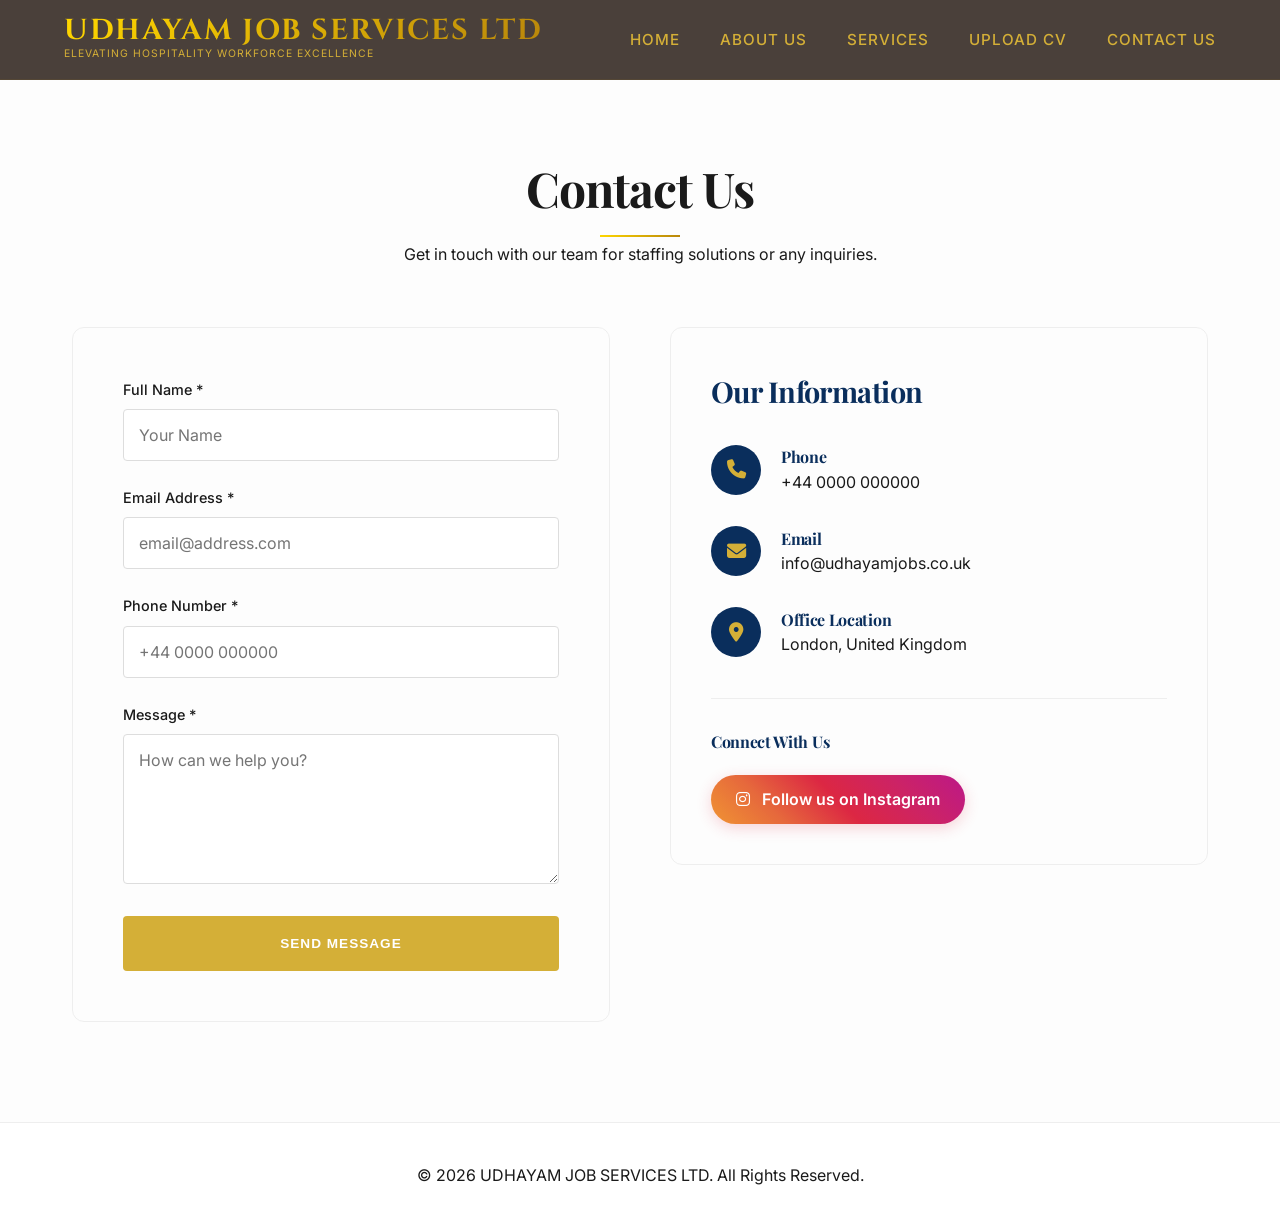
<file: contact.html>
<!DOCTYPE html>
<html lang="en">

<head>
    <meta charset="UTF-8">
    <meta name="viewport" content="width=device-width, initial-scale=1.0">
    <title>Contact Us | UDHAYAM JOB SERVICES LTD</title>
    <link rel="stylesheet" href="index.css">
    <link rel="stylesheet" href="https://cdnjs.cloudflare.com/ajax/libs/font-awesome/6.4.0/css/all.min.css">
    <link href="https://unpkg.com/aos@2.3.1/dist/aos.css" rel="stylesheet">
    <style>
        .contact-page-container {
            display: grid;
            grid-template-columns: 1fr 1fr;
            gap: 60px;
            margin-top: 50px;
        }

        .contact-info-box {
            background: #fdfdfd;
            padding: 40px;
            border-radius: 12px;
            border: 1px solid #eee;
        }

        .info-item {
            display: flex;
            align-items: center;
            gap: 20px;
            margin-bottom: 30px;
        }

        .info-item i {
            width: 50px;
            height: 50px;
            background: #0A2E5C;
            color: #D4AF37;
            display: flex;
            align-items: center;
            justify-content: center;
            border-radius: 50%;
            font-size: 1.2rem;
            transition: var(--transition-smooth);
        }

        .info-item:hover i {
            transform: scale(1.1);
            background: #D4AF37;
            color: #fff;
        }

        .info-item a {
            text-decoration: none;
            color: inherit;
            transition: color 0.3s ease;
        }

        .info-item a:hover {
            color: #0A2E5C;
        }

        .social-connect {
            margin-top: 40px;
            padding-top: 30px;
            border-top: 1px solid #eee;
        }

        .instagram-btn {
            display: inline-flex;
            align-items: center;
            gap: 12px;
            background: linear-gradient(45deg, #f09433 0%, #e6683c 25%, #dc2743 50%, #cc2366 75%, #bc1888 100%);
            color: #fff;
            padding: 12px 25px;
            border-radius: 30px;
            text-decoration: none;
            font-weight: 600;
            transition: transform 0.3s ease, box-shadow 0.3s ease;
            box-shadow: 0 4px 15px rgba(220, 39, 67, 0.2);
        }

        .instagram-btn:hover {
            transform: translateY(-3px);
            box-shadow: 0 6px 20px rgba(220, 39, 67, 0.4);
        }

        @media (max-width: 968px) {
            .contact-page-container {
                grid-template-columns: 1fr;
            }
        }
    </style>
</head>

<body>

    <!-- Navigation -->
    <nav id="navbar" class="sticky">
        <div class="nav-container">
            <div class="logo-group">
                <span class="logo-text">UDHAYAM JOB SERVICES LTD</span>
                <span class="tagline">Elevating Hospitality Workforce Excellence</span>
            </div>
            <div class="menu-toggle" id="mobile-menu">
                <span></span>
                <span></span>
                <span></span>
            </div>
            <ul class="nav-links">
                <li><a href="index.html#home">Home</a></li>
                <li><a href="about.html">About Us</a></li>
                <li><a href="services.html">Services</a></li>
                <li><a href="upload-cv.html">Upload CV</a></li>
                <li><a href="index.html#contact-us">Contact Us</a></li>
            </ul>
        </div>
    </nav>

    <!-- Header Section -->
    <section class="section-padding" style="background: #fdfdfd; padding-top: 150px;">
        <div class="container">
            <div class="section-header" data-aos="fade-up">
                <h2>Contact Us</h2>
                <p>Get in touch with our team for staffing solutions or any inquiries.</p>
            </div>

            <div class="contact-page-container">
                <!-- Contact Form -->
                <div class="contact-form" data-aos="fade-right">
                    <form id="contactUsForm">
                        <div class="form-group">
                            <label>Full Name *</label>
                            <input type="text" class="form-control" required placeholder="Your Name">
                        </div>
                        <div class="form-group">
                            <label>Email Address *</label>
                            <input type="email" class="form-control" required placeholder="email@address.com">
                        </div>
                        <div class="form-group">
                            <label>Phone Number *</label>
                            <input type="tel" class="form-control" placeholder="+44 0000 000000">
                        </div>
                        <div class="form-group">
                            <label>Message *</label>
                            <textarea class="form-control" style="height: 150px;" placeholder="How can we help you?"
                                required></textarea>
                        </div>
                        <button type="submit" class="btn btn-primary"
                            style="width: 100%; height: 55px; background: #D4AF37; color: #fff;">Send Message</button>
                    </form>
                    <div id="contactSuccess" class="success-message">
                        <i class="fa-solid fa-circle-check" style="font-size: 2rem; margin-bottom: 10px;"></i>
                        <h4>Message Sent!</h4>
                        <p>Thank you for reaching out. A member of our team will get back to you shortly.</p>
                    </div>
                </div>

                <!-- Contact Info Column -->
                <div class="contact-info-column" data-aos="fade-left">
                    <div class="contact-info-box">
                        <h3 class="serif" style="margin-bottom: 30px; font-size: 1.8rem; color: #0A2E5C;">Our
                            Information</h3>

                        <div class="info-item">
                            <a href="tel:+440000000000"><i class="fa-solid fa-phone"></i></a>
                            <div>
                                <h4 style="color: #0A2E5C;">Phone</h4>
                                <p><a href="tel:+440000000000">+44 0000 000000</a></p>
                            </div>
                        </div>

                        <div class="info-item">
                            <a href="mailto:info@udhayamjobs.co.uk"><i class="fa-solid fa-envelope"></i></a>
                            <div>
                                <h4 style="color: #0A2E5C;">Email</h4>
                                <p><a href="mailto:info@udhayamjobs.co.uk">info@udhayamjobs.co.uk</a></p>
                            </div>
                        </div>

                        <div class="info-item">
                            <i class="fa-solid fa-location-dot"></i>
                            <div>
                                <h4 style="color: #0A2E5C;">Office Location</h4>
                                <p>London, United Kingdom</p>
                            </div>
                        </div>

                        <!-- Social Media -->
                        <div class="social-connect">
                            <h4 style="margin-bottom: 20px; color: #0A2E5C;">Connect With Us</h4>
                            <a href="https://www.instagram.com/udhayamjobservices?igsh=MWR6b2V1N2szbWtobw=="
                                target="_blank" class="instagram-btn">
                                <i class="fa-brands fa-instagram"></i>
                                <span>Follow us on Instagram</span>
                            </a>
                        </div>
                    </div>
                </div>
            </div>
        </div>
    </section>

    <!-- Footer -->
    <footer style="padding: 40px 0; text-align: center; border-top: 1px solid #eee;">
        <p>&copy; 2026 UDHAYAM JOB SERVICES LTD. All Rights Reserved.</p>
    </footer>

    <script src="https://unpkg.com/aos@2.3.1/dist/aos.js"></script>
    <script>
        AOS.init({ duration: 1000, once: true });

        // Mobile Menu Toggle
        const menuToggle = document.getElementById('mobile-menu');
        const navLinks = document.querySelector('.nav-links');

        menuToggle.addEventListener('click', () => {
            menuToggle.classList.toggle('active');
            navLinks.classList.toggle('active');
        });

        // Form submission simulation
        document.getElementById('contactUsForm').addEventListener('submit', function (e) {
            e.preventDefault();
            this.style.display = 'none';
            document.getElementById('contactSuccess').style.display = 'block';
        });

        // Sticky Navbar logic
        window.addEventListener('scroll', function () {
            const nav = document.getElementById('navbar');
            if (window.scrollY > 50) {
                nav.classList.add('sticky');
            } else {
                nav.classList.remove('sticky');
            }
        });
    </script>
</body>

</html>
</file>
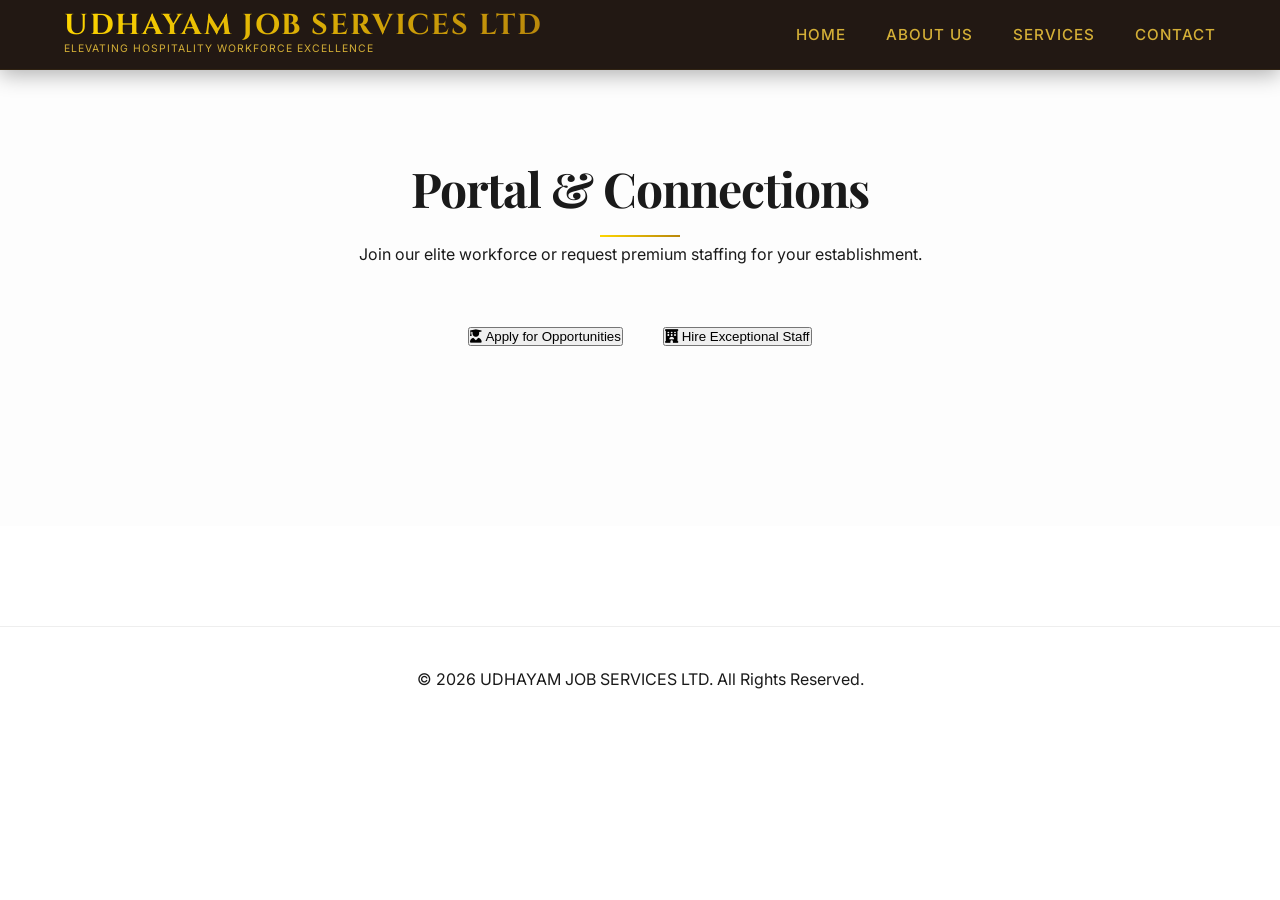
<file: old-contact.html>
<!DOCTYPE html>
<html lang="en">

<head>
    <meta charset="UTF-8">
    <meta name="viewport" content="width=device-width, initial-scale=1.0">
    <title>Job Portal & Contact | UDHAYAM JOB SERVICES LTD</title>
    <link rel="stylesheet" href="index.css">
    <link rel="stylesheet" href="https://cdnjs.cloudflare.com/ajax/libs/font-awesome/6.4.0/css/all.min.css">
    <link href="https://unpkg.com/aos@2.3.1/dist/aos.css" rel="stylesheet">
    <style>
        .form-section-title {
            margin-bottom: 30px;
            font-size: 1.8rem;
            color: var(--primary);
            border-bottom: 2px solid var(--accent-gold);
            padding-bottom: 10px;
            display: inline-block;
        }

        .success-message {
            display: none;
            padding: 30px;
            background: #e6f4ea;
            color: #1e4620;
            border-radius: 8px;
            text-align: center;
            border: 1px solid #c3e6cb;
            margin-top: 20px;
            animation: fadeIn 0.5s ease;
        }

        @keyframes fadeIn {
            from {
                opacity: 0;
            }

            to {
                opacity: 1;
            }
        }
    </style>
</head>

<body>

    <!-- Navigation -->
    <nav id="navbar" class="sticky">
        <div class="nav-container">
            <div class="logo-group">
                <span class="logo-text">UDHAYAM JOB SERVICES LTD</span>
                <span class="tagline">Elevating Hospitality Workforce Excellence</span>
            </div>
            <div class="menu-toggle" id="mobile-menu">
                <span></span>
                <span></span>
                <span></span>
            </div>
            <ul class="nav-links">
                <li><a href="index.html">Home</a></li>
                <li><a href="about.html">About Us</a></li>
                <li><a href="services.html">Services</a></li>
                <li><a href="contact.html">Contact</a></li>
            </ul>
        </div>
    </nav>


    <!-- Header Section -->
    <section class="section-padding" style="background: #fdfdfd; padding-top: 150px;">
        <div class="container">
            <div class="section-header" data-aos="fade-up">
                <h2>Portal & Connections</h2>
                <p>Join our elite workforce or request premium staffing for your establishment.</p>
            </div>

            <!-- Portal Toggle Buttons -->
            <div class="portal-toggle-group" data-aos="fade-up">
                <button class="portal-toggle-btn" onclick="togglePortal('candidate')">
                    <i class="fa-solid fa-user-graduate"></i>
                    <span>Apply for Opportunities</span>
                </button>
                <button class="portal-toggle-btn" onclick="togglePortal('restaurant')">
                    <i class="fa-solid fa-hotel"></i>
                    <span>Hire Exceptional Staff</span>
                </button>
            </div>
        </div>
    </section>

    <!-- Dual Form Section -->
    <section class="section-padding" style="padding-top: 0;">
        <div class="container">
            <div class="contact-container">

                <!-- A) Professional Application Portal -->
                <div id="candidate-portal" class="portal-form-content">
                    <div class="contact-form" data-aos="fade-up">
                        <h3 class="serif form-section-title">Apply for Opportunities</h3>
                        <p style="margin-bottom: 30px; color: #555;">Join London's most prestigious hospitality staffing
                            network.</p>

                        <form id="candidateForm">
                            <div class="form-group">
                                <label>Full Name *</label>
                                <input type="text" class="form-control" required placeholder="John Doe">
                            </div>
                            <div style="display: grid; grid-template-columns: 1fr 1fr; gap: 20px;">
                                <div class="form-group">
                                    <label>Native Place *</label>
                                    <input type="text" class="form-control" required placeholder="Country/City">
                                </div>
                                <div class="form-group">
                                    <label>Current UK Location *</label>
                                    <input type="text" class="form-control" required placeholder="London Borough">
                                </div>
                            </div>
                            <div style="display: grid; grid-template-columns: 1fr 1fr; gap: 20px;">
                                <div class="form-group">
                                    <label>Visa Status *</label>
                                    <select class="form-control" required>
                                        <option value="">Select Status</option>
                                        <option value="Student">Student</option>
                                        <option value="PSW">PSW</option>
                                        <option value="No Visa">No Visa</option>
                                        <option value="Other">Other</option>
                                    </select>
                                </div>
                                <div class="form-group">
                                    <label>Post Code *</label>
                                    <input type="text" class="form-control" required placeholder="SW1A 1AA">
                                </div>
                            </div>
                            <div class="form-group">
                                <label>Door Number *</label>
                                <input type="text" class="form-control" required placeholder="House/Flat number">
                            </div>
                            <div class="form-group">
                                <label>Working Experience (Hospitality) *</label>
                                <textarea class="form-control" style="height: 100px;"
                                    placeholder="Describe your relevant roles..." required></textarea>
                            </div>
                            <div style="display: grid; grid-template-columns: 1fr 1fr; gap: 20px;">
                                <div class="form-group">
                                    <label>Duration of Stay in UK *</label>
                                    <input type="text" class="form-control" required placeholder="e.g. 2 years">
                                </div>
                                <div class="form-group">
                                    <label>Languages Known *</label>
                                    <input type="text" class="form-control" required placeholder="English, etc.">
                                </div>
                            </div>
                            <div class="form-group">
                                <label>Upload CV (PDF/DOC) *</label>
                                <input type="file" class="form-control" accept=".pdf,.doc,.docx" required>
                            </div>
                            <div style="display: grid; grid-template-columns: 1fr 1fr; gap: 20px;">
                                <div class="form-group">
                                    <label>Phone Number *</label>
                                    <input type="tel" class="form-control" required placeholder="+44 7000 000000">
                                </div>
                                <div class="form-group">
                                    <label>Email Address *</label>
                                    <input type="email" class="form-control" required placeholder="email@address.com">
                                </div>
                            </div>
                            <button type="submit" class="btn btn-primary" style="width: 100%;">Submit
                                Application</button>
                        </form>
                        <div id="candidateSuccess" class="success-message">
                            <i class="fa-solid fa-circle-check" style="font-size: 2rem; margin-bottom: 10px;"></i>
                            <h4>Application Submitted!</h4>
                            <p>Thank you for choosing UDHAYAM JOB SERVICES LTD. Our recruitment team will review your
                                application and contact
                                you soon.</p>
                        </div>
                    </div>
                </div>

                <!-- B) Restaurant Staffing Request Portal -->
                <div id="restaurant-portal" class="portal-form-content">
                    <div class="contact-form" data-aos="fade-up">
                        <h3 class="serif form-section-title">Hire Exceptional Staff</h3>
                        <p style="margin-bottom: 30px; color: #555;">Secure elite workforce solutions for your
                            hospitality
                            establishment.</p>

                        <form id="restaurantForm">
                            <div class="form-group">
                                <label>Restaurant Name *</label>
                                <input type="text" class="form-control" required placeholder="Name of establishment">
                            </div>
                            <div class="form-group">
                                <label>Contact Person *</label>
                                <input type="text" class="form-control" required placeholder="Name">
                            </div>
                            <div style="display: grid; grid-template-columns: 1fr 1fr; gap: 20px;">
                                <div class="form-group">
                                    <label>Phone *</label>
                                    <input type="tel" class="form-control" required placeholder="+44 000000000">
                                </div>
                                <div class="form-group">
                                    <label>Email *</label>
                                    <input type="email" class="form-control" required
                                        placeholder="restaurant-email@address.com">
                                </div>
                            </div>
                            <div class="form-group">
                                <label>Location *</label>
                                <input type="text" class="form-control" required placeholder="Address/Borough">
                            </div>
                            <div style="display: grid; grid-template-columns: 1fr 1fr; gap: 20px;">
                                <div class="form-group">
                                    <label>Number of Staff Required *</label>
                                    <input type="number" class="form-control" required min="1">
                                </div>
                                <div class="form-group">
                                    <label>Duration *</label>
                                    <select class="form-control" required>
                                        <option value="Temporary">Temporary</option>
                                        <option value="Permanent">Permanent</option>
                                    </select>
                                </div>
                            </div>
                            <div class="form-group">
                                <label>Job Roles Required (Multi-select) *</label>
                                <div
                                    style="display: grid; grid-template-columns: 1fr 1fr; gap: 5px; background: #fff; padding: 15px; border: 1px solid #ddd;">
                                    <label style="font-weight: normal;"><input type="checkbox"> Chef</label>
                                    <label style="font-weight: normal;"><input type="checkbox"> CDP</label>
                                    <label style="font-weight: normal;"><input type="checkbox"> Wait Staff</label>
                                    <label style="font-weight: normal;"><input type="checkbox"> Kitchen Porter</label>
                                    <label style="font-weight: normal;"><input type="checkbox"> Barista</label>
                                    <label style="font-weight: normal;"><input type="checkbox"> Cleaner</label>
                                </div>
                            </div>
                            <div class="form-group">
                                <label>Additional Requirements</label>
                                <textarea class="form-control" style="height: 100px;"
                                    placeholder="Specify any uniform requirements, special skills etc."></textarea>
                            </div>
                            <button type="submit" class="btn btn-primary"
                                style="width: 100%; height: 55px; background: #002366;">Request Staff</button>
                        </form>
                        <div id="restaurantSuccess" class="success-message">
                            <i class="fa-solid fa-circle-check" style="font-size: 2rem; margin-bottom: 10px;"></i>
                            <h4>Request Received!</h4>
                            <p>Our staffing specialists are reviewing your requirements. We will be in touch shortly to
                                finalize the deployment.</p>
                        </div>
                    </div>
                </div>

            </div>
        </div>
    </section>

    <!-- Footer -->
    <footer style="padding: 40px 0; text-align: center; border-top: 1px solid #eee;">
        <p>&copy; 2026 UDHAYAM JOB SERVICES LTD. All Rights Reserved.</p>
    </footer>

    <script src="https://unpkg.com/aos@2.3.1/dist/aos.js"></script>
    <script>
        AOS.init({ duration: 1000, once: true });

        // Portal Toggle Logic
        function togglePortal(type) {
            const candidatePortal = document.getElementById('candidate-portal');
            const restaurantPortal = document.getElementById('restaurant-portal');
            const btns = document.querySelectorAll('.portal-toggle-btn');

            // Reset active states
            btns.forEach(btn => btn.classList.remove('active'));
            candidatePortal.classList.remove('active');
            restaurantPortal.classList.remove('active');

            // Show selected portal
            if (type === 'candidate') {
                candidatePortal.classList.add('active');
                btns[0].classList.add('active');
            } else if (type === 'restaurant') {
                restaurantPortal.classList.add('active');
                btns[1].classList.add('active');
            }

            // Smooth scroll to form
            setTimeout(() => {
                const targetId = type === 'candidate' ? 'candidate-portal' : 'restaurant-portal';
                document.getElementById(targetId).scrollIntoView({ behavior: 'smooth', block: 'start' });
            }, 100);
        }

        // Mobile Menu Toggle
        const menuToggle = document.getElementById('mobile-menu');
        const navLinks = document.querySelector('.nav-links');

        menuToggle.addEventListener('click', () => {
            menuToggle.classList.toggle('active');
            navLinks.classList.toggle('active');
        });

        // Close menu when link is clicked
        document.querySelectorAll('.nav-links a').forEach(link => {
            link.addEventListener('click', () => {
                menuToggle.classList.remove('active');
                navLinks.classList.remove('active');
            });
        });

        // Simple form handling simulation
        document.getElementById('candidateForm').addEventListener('submit', function (e) {
            e.preventDefault();
            this.style.display = 'none';
            document.getElementById('candidateSuccess').style.display = 'block';
            console.log('Candidate application submitted to mock Google Sheets integration.');
        });

        document.getElementById('restaurantForm').addEventListener('submit', function (e) {
            e.preventDefault();
            this.style.display = 'none';
            document.getElementById('restaurantSuccess').style.display = 'block';
            console.log('Restaurant request submitted to mock Google Sheets integration.');
        });
    </script>
</body>

</html>
</file>
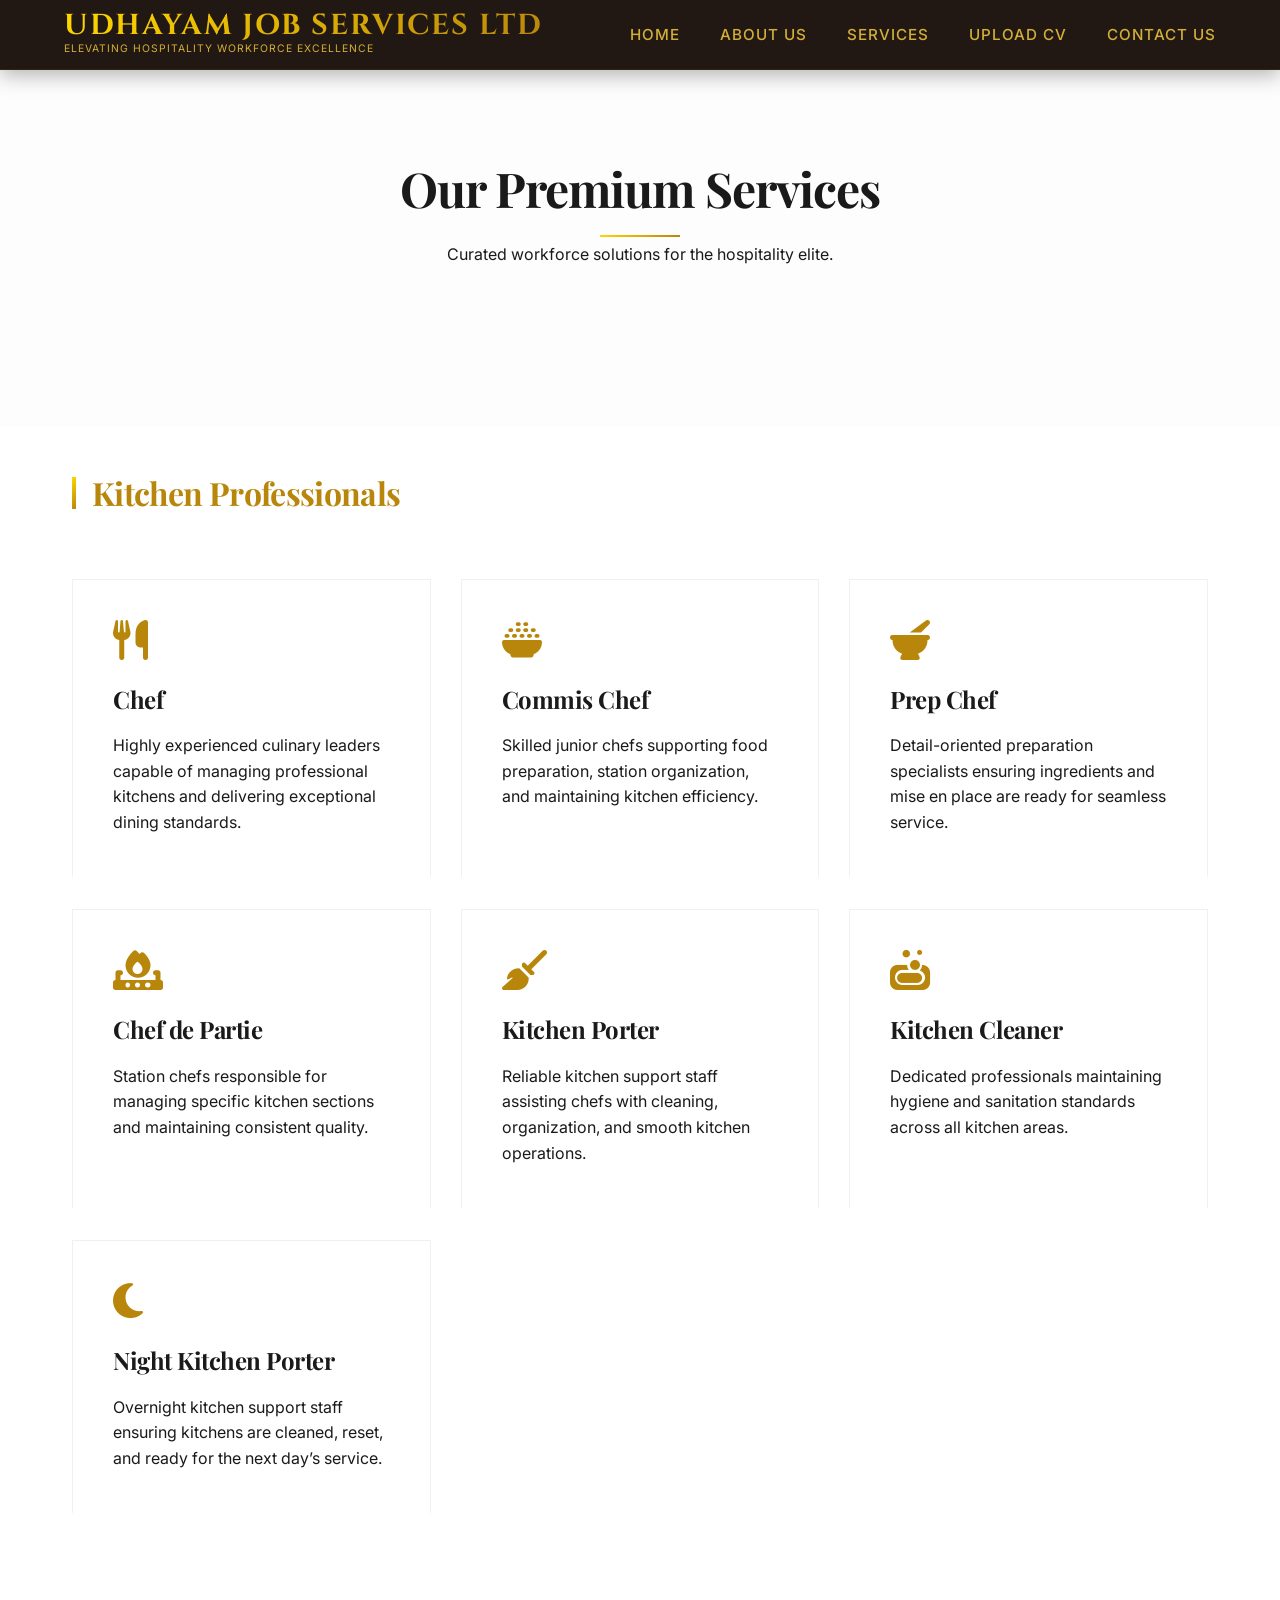
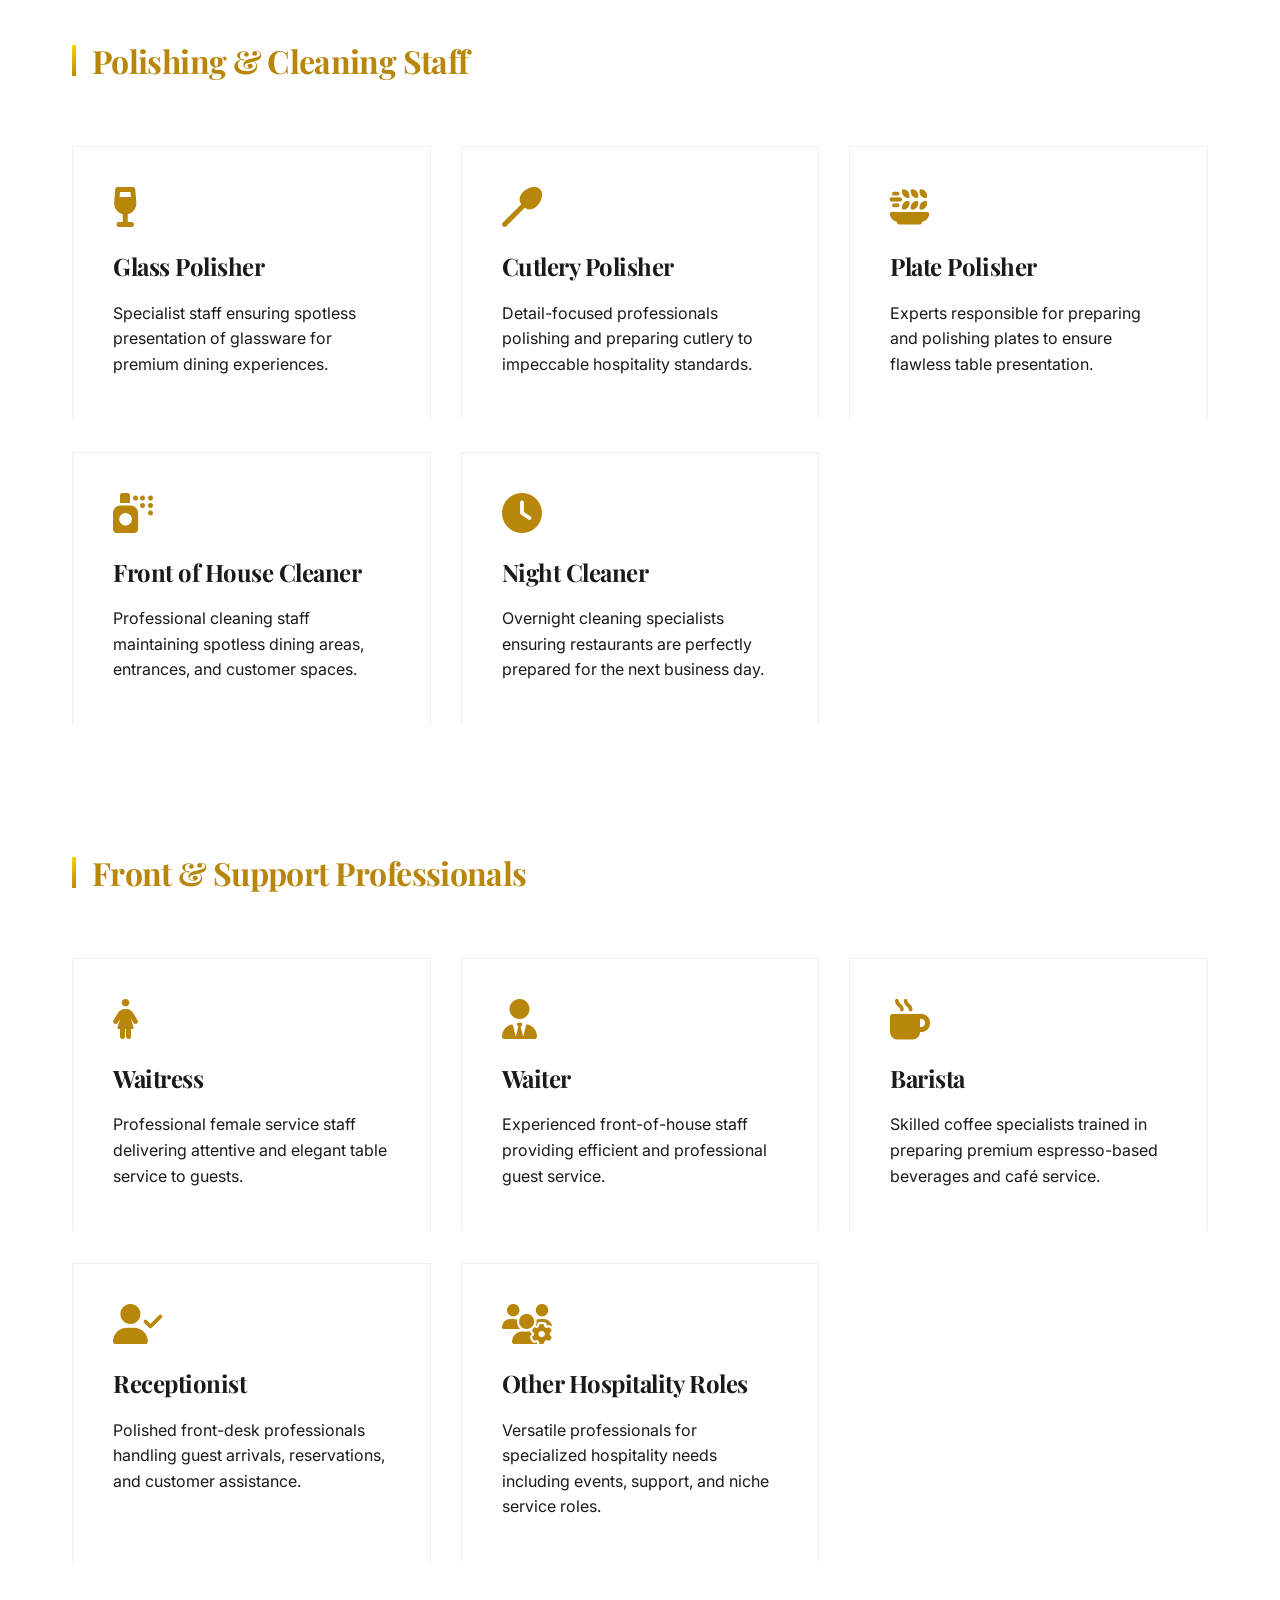
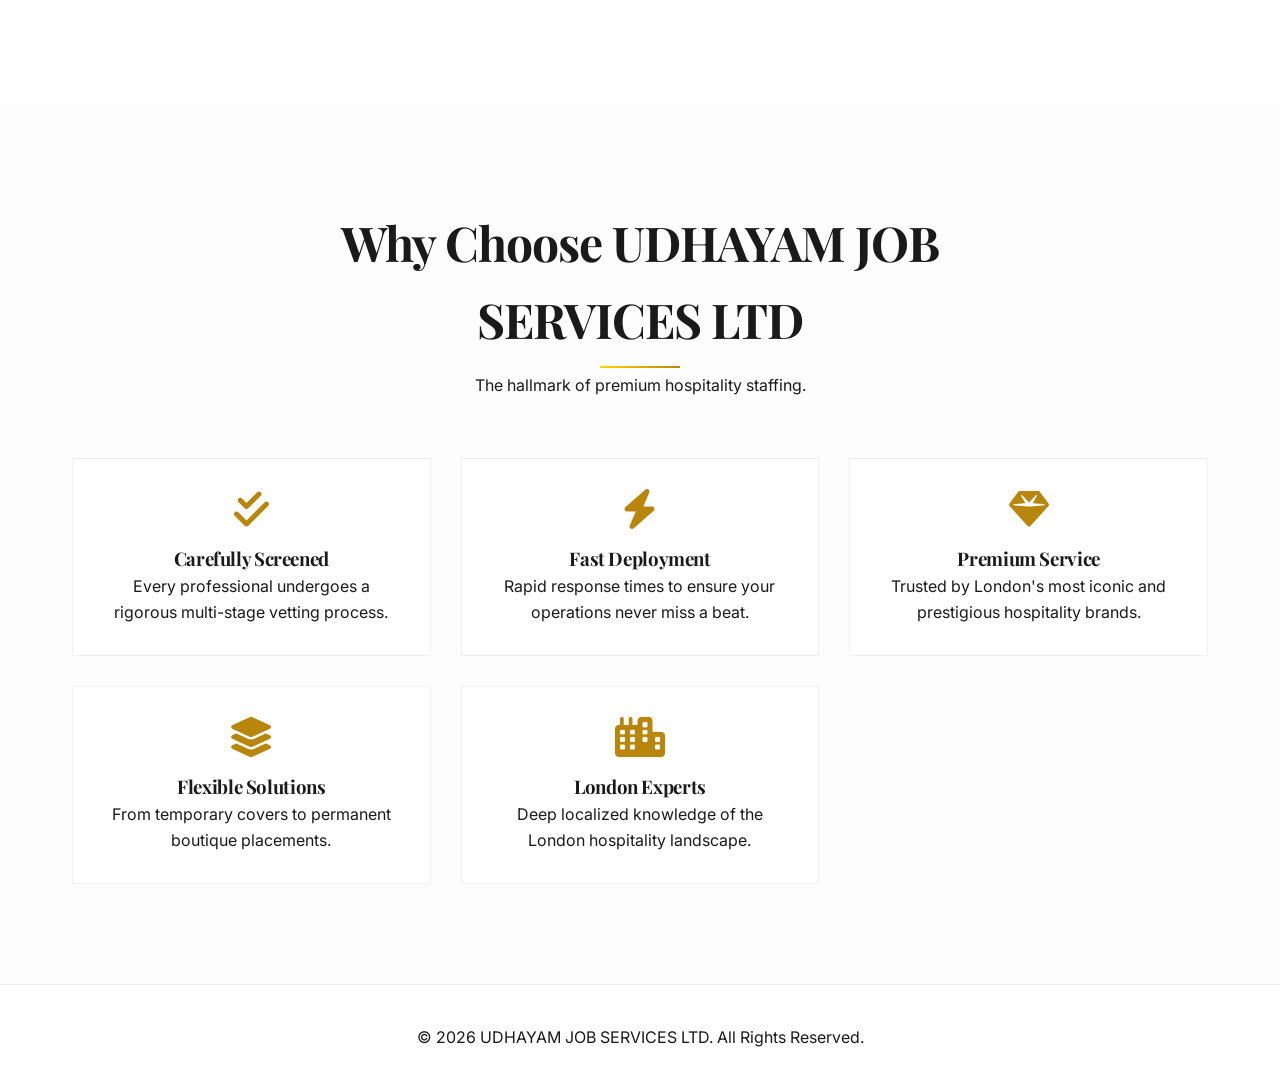
<file: services.html>
<!DOCTYPE html>
<html lang="en">

<head>
    <meta charset="UTF-8">
    <meta name="viewport" content="width=device-width, initial-scale=1.0">
    <title>Services | UDHAYAM JOB SERVICES LTD</title>
    <link rel="stylesheet" href="index.css">
    <link rel="stylesheet" href="https://cdnjs.cloudflare.com/ajax/libs/font-awesome/6.4.0/css/all.min.css">
    <link href="https://unpkg.com/aos@2.3.1/dist/aos.css" rel="stylesheet">
    <style>
        .service-category-title {
            margin: 40px 0 20px;
            font-size: 2rem;
            color: var(--primary);
            position: relative;
            padding-left: 20px;
        }

        .service-category-title::before {
            content: '';
            position: absolute;
            left: 0;
            top: 10px;
            bottom: 10px;
            width: 4px;
            background: var(--accent-gold);
        }

        .why-choose-list {
            list-style: none;
            display: grid;
            grid-template-columns: repeat(3, 1fr);
            gap: 30px;
            margin-top: 40px;
        }

        .why-choose-item {
            padding: 30px;
            border: 1px solid #f0f0f0;
            background: #fff;
            transition: var(--transition-smooth);
            text-align: center;
        }

        .why-choose-item:hover {
            box-shadow: var(--shadow-premium);
            border-color: var(--gold-static);
        }

        .why-choose-item i {
            display: block;
            margin-bottom: 15px;
            font-size: 2.5rem;
            color: var(--gold-static);
        }
    </style>
</head>

<body>

    <!-- Navigation -->
    <nav id="navbar" class="sticky">
        <div class="nav-container">
            <div class="logo-group">
                <span class="logo-text">UDHAYAM JOB SERVICES LTD</span>
                <span class="tagline">Elevating Hospitality Workforce Excellence</span>
            </div>
            <div class="menu-toggle" id="mobile-menu">
                <span></span>
                <span></span>
                <span></span>
            </div>
            <ul class="nav-links">
                <li><a href="index.html#home">Home</a></li>
                <li><a href="about.html">About Us</a></li>
                <li><a href="services.html">Services</a></li>
                <li><a href="upload-cv.html">Upload CV</a></li>
                <li><a href="index.html#contact-us">Contact Us</a></li>
            </ul>
        </div>
    </nav>


    <!-- Header Section -->
    <section class="section-padding" style="background: #fdfdfd; padding-top: 150px;">
        <div class="container">
            <div class="section-header" data-aos="fade-up">
                <h2>Our Premium Services</h2>
                <p>Curated workforce solutions for the hospitality elite.</p>
            </div>
        </div>
    </section>

    <!-- Services Grid: Kitchen Professionals -->
    <section class="section-padding" style="padding-top: 0;">
        <div class="container">
            <h3 class="serif service-category-title" data-aos="fade-right">Kitchen Professionals</h3>
            <div class="services-grid">
                <!-- Chef -->
                <div class="service-card" data-aos="fade-up">
                    <i class="fa-solid fa-utensils"></i>
                    <h3 class="serif">Chef</h3>
                    <p>Highly experienced culinary leaders capable of managing professional kitchens and delivering
                        exceptional dining standards.</p>
                </div>
                <!-- Commis Chef -->
                <div class="service-card" data-aos="fade-up" data-aos-delay="100">
                    <i class="fa-solid fa-bowl-rice"></i>
                    <h3 class="serif">Commis Chef</h3>
                    <p>Skilled junior chefs supporting food preparation, station organization, and maintaining kitchen
                        efficiency.</p>
                </div>
                <!-- Prep Chef -->
                <div class="service-card" data-aos="fade-up" data-aos-delay="200">
                    <i class="fa-solid fa-mortar-pestle"></i>
                    <h3 class="serif">Prep Chef</h3>
                    <p>Detail-oriented preparation specialists ensuring ingredients and mise en place are ready for
                        seamless service.</p>
                </div>
                <!-- Chef de Partie -->
                <div class="service-card" data-aos="fade-up" data-aos-delay="300">
                    <i class="fa-solid fa-fire-burner"></i>
                    <h3 class="serif">Chef de Partie</h3>
                    <p>Station chefs responsible for managing specific kitchen sections and maintaining consistent
                        quality.</p>
                </div>
                <!-- Kitchen Porter -->
                <div class="service-card" data-aos="fade-up">
                    <i class="fa-solid fa-broom"></i>
                    <h3 class="serif">Kitchen Porter</h3>
                    <p>Reliable kitchen support staff assisting chefs with cleaning, organization, and smooth kitchen
                        operations.</p>
                </div>
                <!-- Kitchen Cleaner -->
                <div class="service-card" data-aos="fade-up" data-aos-delay="100">
                    <i class="fa-solid fa-soap"></i>
                    <h3 class="serif">Kitchen Cleaner</h3>
                    <p>Dedicated professionals maintaining hygiene and sanitation standards across all kitchen areas.
                    </p>
                </div>
                <!-- Night Kitchen Porter -->
                <div class="service-card" data-aos="fade-up" data-aos-delay="200">
                    <i class="fa-solid fa-moon"></i>
                    <h3 class="serif">Night Kitchen Porter</h3>
                    <p>Overnight kitchen support staff ensuring kitchens are cleaned, reset, and ready for the next
                        day’s service.</p>
                </div>
            </div>

            <!-- Polishing & Cleaning Staff -->
            <h3 class="serif service-category-title" data-aos="fade-right" style="margin-top: 80px;">Polishing &
                Cleaning Staff</h3>
            <div class="services-grid">
                <!-- Glass Polisher -->
                <div class="service-card" data-aos="fade-up">
                    <i class="fa-solid fa-wine-glass"></i>
                    <h3 class="serif">Glass Polisher</h3>
                    <p>Specialist staff ensuring spotless presentation of glassware for premium dining experiences.</p>
                </div>
                <!-- Cutlery Polisher -->
                <div class="service-card" data-aos="fade-up" data-aos-delay="100">
                    <i class="fa-solid fa-spoon"></i>
                    <h3 class="serif">Cutlery Polisher</h3>
                    <p>Detail-focused professionals polishing and preparing cutlery to impeccable hospitality standards.
                    </p>
                </div>
                <!-- Plate Polisher -->
                <div class="service-card" data-aos="fade-up" data-aos-delay="200">
                    <i class="fa-solid fa-plate-wheat"></i>
                    <h3 class="serif">Plate Polisher</h3>
                    <p>Experts responsible for preparing and polishing plates to ensure flawless table presentation.</p>
                </div>
                <!-- Front of House Cleaner -->
                <div class="service-card" data-aos="fade-up" data-aos-delay="300">
                    <i class="fa-solid fa-spray-can"></i>
                    <h3 class="serif">Front of House Cleaner</h3>
                    <p>Professional cleaning staff maintaining spotless dining areas, entrances, and customer spaces.
                    </p>
                </div>
                <!-- Night Cleaner -->
                <div class="service-card" data-aos="fade-up">
                    <i class="fa-solid fa-clock"></i>
                    <h3 class="serif">Night Cleaner</h3>
                    <p>Overnight cleaning specialists ensuring restaurants are perfectly prepared for the next business
                        day.</p>
                </div>
            </div>

            <!-- Front & Support Professionals -->
            <h3 class="serif service-category-title" data-aos="fade-right" style="margin-top: 80px;">Front & Support
                Professionals</h3>
            <div class="services-grid">
                <!-- Waitress -->
                <div class="service-card" data-aos="fade-up">
                    <i class="fa-solid fa-person-dress"></i>
                    <h3 class="serif">Waitress</h3>
                    <p>Professional female service staff delivering attentive and elegant table service to guests.</p>
                </div>
                <!-- Waiter -->
                <div class="service-card" data-aos="fade-up" data-aos-delay="100">
                    <i class="fa-solid fa-user-tie"></i>
                    <h3 class="serif">Waiter</h3>
                    <p>Experienced front-of-house staff providing efficient and professional guest service.</p>
                </div>
                <!-- Barista -->
                <div class="service-card" data-aos="fade-up" data-aos-delay="200">
                    <i class="fa-solid fa-mug-hot"></i>
                    <h3 class="serif">Barista</h3>
                    <p>Skilled coffee specialists trained in preparing premium espresso-based beverages and café
                        service.</p>
                </div>
                <!-- Receptionist -->
                <div class="service-card" data-aos="fade-up" data-aos-delay="300">
                    <i class="fa-solid fa-user-check"></i>
                    <h3 class="serif">Receptionist</h3>
                    <p>Polished front-desk professionals handling guest arrivals, reservations, and customer assistance.
                    </p>
                </div>
                <!-- Other Hospitality Roles -->
                <div class="service-card" data-aos="fade-up" data-aos-delay="400">
                    <i class="fa-solid fa-users-gear"></i>
                    <h3 class="serif">Other Hospitality Roles</h3>
                    <p>Versatile professionals for specialized hospitality needs including events, support, and niche
                        service roles.</p>
                </div>
            </div>
        </div>
    </section>

    <!-- Why Choose Section -->
    <section class="section-padding" style="background: #fdfdfd;">
        <div class="container">
            <div class="section-header" data-aos="fade-up">
                <h2>Why Choose UDHAYAM JOB SERVICES LTD</h2>
                <p>The hallmark of premium hospitality staffing.</p>
            </div>

            <div class="why-choose-list">
                <div class="why-choose-item" data-aos="fade-up">
                    <i class="fa-solid fa-check-double"></i>
                    <h3>Carefully Screened</h3>
                    <p>Every professional undergoes a rigorous multi-stage vetting process.</p>
                </div>
                <div class="why-choose-item" data-aos="fade-up" data-aos-delay="100">
                    <i class="fa-solid fa-bolt"></i>
                    <h3>Fast Deployment</h3>
                    <p>Rapid response times to ensure your operations never miss a beat.</p>
                </div>
                <div class="why-choose-item" data-aos="fade-up" data-aos-delay="200">
                    <i class="fa-solid fa-gem"></i>
                    <h3>Premium Service</h3>
                    <p>Trusted by London's most iconic and prestigious hospitality brands.</p>
                </div>
            </div>

            <div class="why-choose-list" style="margin-top: 30px;">
                <div class="why-choose-item" data-aos="fade-up">
                    <i class="fa-solid fa-layer-group"></i>
                    <h3>Flexible Solutions</h3>
                    <p>From temporary covers to permanent boutique placements.</p>
                </div>
                <div class="why-choose-item" data-aos="fade-up" data-aos-delay="100">
                    <i class="fa-solid fa-city"></i>
                    <h3>London Experts</h3>
                    <p>Deep localized knowledge of the London hospitality landscape.</p>
                </div>
            </div>
        </div>
    </section>

    <!-- Footer -->
    <footer style="padding: 40px 0; text-align: center; border-top: 1px solid #eee;">
        <p>&copy; 2026 UDHAYAM JOB SERVICES LTD. All Rights Reserved.</p>
    </footer>

    <script src="https://unpkg.com/aos@2.3.1/dist/aos.js"></script>
    <script>
        AOS.init({ duration: 1000, once: true });

        // Mobile Menu Toggle
        const menuToggle = document.getElementById('mobile-menu');
        const navLinks = document.querySelector('.nav-links');

        menuToggle.addEventListener('click', () => {
            menuToggle.classList.toggle('active');
            navLinks.classList.toggle('active');
        });

        // Close menu when link is clicked
        document.querySelectorAll('.nav-links a').forEach(link => {
            link.addEventListener('click', () => {
                menuToggle.classList.remove('active');
                navLinks.classList.remove('active');
            });
        });
    </script>

</body>

</html>
</file>
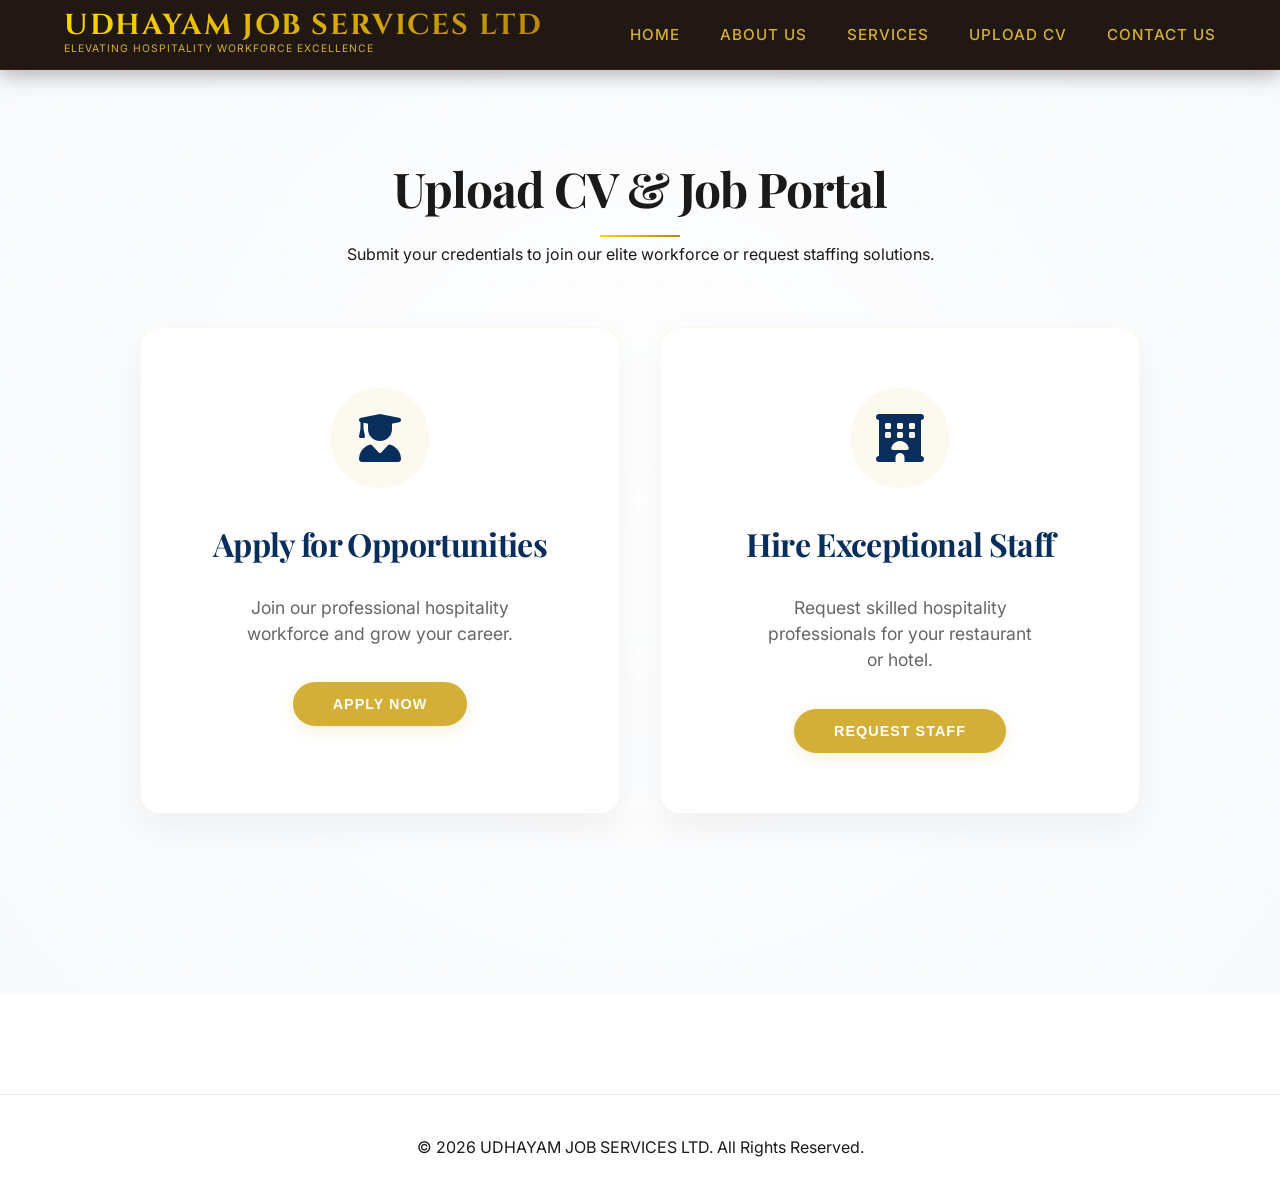
<file: upload-cv.html>
<!DOCTYPE html>
<html lang="en">

<head>
    <meta charset="UTF-8">
    <meta name="viewport" content="width=device-width, initial-scale=1.0">
    <title>Upload CV | UDHAYAM JOB SERVICES LTD</title>
    <link rel="stylesheet" href="index.css">
    <link rel="stylesheet" href="https://cdnjs.cloudflare.com/ajax/libs/font-awesome/6.4.0/css/all.min.css">
    <link href="https://unpkg.com/aos@2.3.1/dist/aos.css" rel="stylesheet">
    <style>
        .form-section-title {
            margin-bottom: 30px;
            font-size: 1.8rem;
            color: var(--primary);
            border-bottom: 2px solid var(--accent-gold);
            padding-bottom: 10px;
            display: inline-block;
        }

        .success-message {
            display: none;
            padding: 30px;
            background: #e6f4ea;
            color: #1e4620;
            border-radius: 8px;
            text-align: center;
            border: 1px solid #c3e6cb;
            margin-top: 20px;
            animation: fadeIn 0.5s ease;
        }

        @keyframes fadeIn {
            from {
                opacity: 0;
            }

            to {
                opacity: 1;
            }
        }
    </style>
</head>

<body>

    <!-- Navigation -->
    <nav id="navbar" class="sticky">
        <div class="nav-container">
            <div class="logo-group">
                <span class="logo-text">UDHAYAM JOB SERVICES LTD</span>
                <span class="tagline">Elevating Hospitality Workforce Excellence</span>
            </div>
            <div class="menu-toggle" id="mobile-menu">
                <span></span>
                <span></span>
                <span></span>
            </div>
            <ul class="nav-links">
                <li><a href="index.html#home">Home</a></li>
                <li><a href="about.html">About Us</a></li>
                <li><a href="services.html">Services</a></li>
                <li><a href="upload-cv.html">Upload CV</a></li>
                <li><a href="index.html#contact-us">Contact Us</a></li>
            </ul>
        </div>
    </nav>


    <!-- Header Section -->
    <section id="portal" class="section-padding" style="padding-top: 150px;">
        <div class="portal-bg-zoom"></div>
        <div class="container" style="position: relative; z-index: 1;">
            <div class="section-header" data-aos="fade-up">
                <h2>Upload CV & Job Portal</h2>
                <p>Submit your credentials to join our elite workforce or request staffing solutions.</p>
            </div>

            <!-- Portal Interactive Cards -->
            <div class="portal-toggle-group" data-aos="fade-up">
                <!-- Candidate Card -->
                <div class="portal-card" onclick="togglePortal('candidate')">
                    <div class="portal-icon-circle">
                        <i class="fa-solid fa-user-graduate"></i>
                    </div>
                    <h3 class="serif">Apply for Opportunities</h3>
                    <p class="card-desc">Join our professional hospitality workforce and grow your career.</p>
                    <button class="btn-gold">Apply Now</button>
                </div>

                <!-- Restaurant Card -->
                <div class="portal-card" onclick="togglePortal('restaurant')">
                    <div class="portal-icon-circle">
                        <i class="fa-solid fa-hotel"></i>
                    </div>
                    <h3 class="serif">Hire Exceptional Staff</h3>
                    <p class="card-desc">Request skilled hospitality professionals for your restaurant or hotel.</p>
                    <button class="btn-gold">Request Staff</button>
                </div>
            </div>
        </div>
    </section>

    <!-- Dual Form Section -->
    <section class="section-padding" style="padding-top: 0;">
        <div class="container">
            <div class="contact-container">

                <!-- A) Professional Application Portal -->
                <div id="candidate-portal" class="portal-form-content">
                    <div class="contact-form" data-aos="fade-up">
                        <h3 class="serif form-section-title">Apply for Opportunities</h3>
                        <p style="margin-bottom: 30px; color: #555;">Join London's most prestigious hospitality staffing
                            network.</p>

                        <form id="candidateForm">
                            <div class="form-group">
                                <label>Full Name *</label>
                                <input type="text" class="form-control" required placeholder="John Doe">
                            </div>
                            <div style="display: grid; grid-template-columns: 1fr 1fr; gap: 20px;">
                                <div class="form-group">
                                    <label>Native Place *</label>
                                    <input type="text" class="form-control" required placeholder="Country/City">
                                </div>
                                <div class="form-group">
                                    <label>Current UK Location *</label>
                                    <input type="text" class="form-control" required placeholder="London Borough">
                                </div>
                            </div>
                            <div style="display: grid; grid-template-columns: 1fr 1fr; gap: 20px;">
                                <div class="form-group">
                                    <label>Visa Status *</label>
                                    <select class="form-control" required>
                                        <option value="">Select Status</option>
                                        <option value="Student">Student</option>
                                        <option value="PSW">PSW</option>
                                        <option value="No Visa">No Visa</option>
                                        <option value="Other">Other</option>
                                    </select>
                                </div>
                                <div class="form-group">
                                    <label>Post Code *</label>
                                    <input type="text" class="form-control" required placeholder="SW1A 1AA">
                                </div>
                            </div>
                            <div class="form-group">
                                <label>Door Number *</label>
                                <input type="text" class="form-control" required placeholder="House/Flat number">
                            </div>
                            <div class="form-group">
                                <label>Working Experience (Hospitality) *</label>
                                <textarea class="form-control" style="height: 100px;"
                                    placeholder="Describe your relevant roles..." required></textarea>
                            </div>
                            <div style="display: grid; grid-template-columns: 1fr 1fr; gap: 20px;">
                                <div class="form-group">
                                    <label>Duration of Stay in UK *</label>
                                    <input type="text" class="form-control" required placeholder="e.g. 2 years">
                                </div>
                                <div class="form-group">
                                    <label>Languages Known *</label>
                                    <input type="text" class="form-control" required placeholder="English, etc.">
                                </div>
                            </div>
                            <div class="form-group">
                                <label>Upload CV (PDF/DOC) *</label>
                                <input type="file" class="form-control" accept=".pdf,.doc,.docx" required>
                            </div>
                            <div style="display: grid; grid-template-columns: 1fr 1fr; gap: 20px;">
                                <div class="form-group">
                                    <label>Phone Number *</label>
                                    <input type="tel" class="form-control" required placeholder="+44 7000 000000">
                                </div>
                                <div class="form-group">
                                    <label>Email Address *</label>
                                    <input type="email" class="form-control" required placeholder="email@address.com">
                                </div>
                            </div>
                            <button type="submit" class="btn btn-primary" style="width: 100%;">Submit
                                Application</button>
                        </form>
                        <div id="candidateSuccess" class="success-message">
                            <i class="fa-solid fa-circle-check" style="font-size: 2rem; margin-bottom: 10px;"></i>
                            <h4>Application Submitted!</h4>
                            <p>Thank you for choosing UDHAYAM JOB SERVICES LTD. Our recruitment team will review your
                                application and contact
                                you soon.</p>
                        </div>
                    </div>
                </div>

                <!-- B) Restaurant Staffing Request Portal -->
                <div id="restaurant-portal" class="portal-form-content">
                    <div class="contact-form" data-aos="fade-up">
                        <h3 class="serif form-section-title">Hire Exceptional Staff</h3>
                        <p style="margin-bottom: 30px; color: #555;">Secure elite workforce solutions for your
                            hospitality
                            establishment.</p>

                        <form id="restaurantForm">
                            <div class="form-group">
                                <label>Restaurant Name *</label>
                                <input type="text" class="form-control" required placeholder="Name of establishment">
                            </div>
                            <div class="form-group">
                                <label>Contact Person *</label>
                                <input type="text" class="form-control" required placeholder="Name">
                            </div>
                            <div style="display: grid; grid-template-columns: 1fr 1fr; gap: 20px;">
                                <div class="form-group">
                                    <label>Phone *</label>
                                    <input type="tel" class="form-control" required placeholder="+44 000000000">
                                </div>
                                <div class="form-group">
                                    <label>Email *</label>
                                    <input type="email" class="form-control" required
                                        placeholder="restaurant-email@address.com">
                                </div>
                            </div>
                            <div class="form-group">
                                <label>Location *</label>
                                <input type="text" class="form-control" required placeholder="Address/Borough">
                            </div>
                            <div style="display: grid; grid-template-columns: 1fr 1fr; gap: 20px;">
                                <div class="form-group">
                                    <label>Number of Staff Required *</label>
                                    <input type="number" class="form-control" required min="1">
                                </div>
                                <div class="form-group">
                                    <label>Duration *</label>
                                    <select class="form-control" required>
                                        <option value="Temporary">Temporary</option>
                                        <option value="Permanent">Permanent</option>
                                    </select>
                                </div>
                            </div>
                            <div class="form-group">
                                <label>Job Roles Required (Multi-select) *</label>
                                <div
                                    style="display: grid; grid-template-columns: 1fr 1fr; gap: 5px; background: #fff; padding: 15px; border: 1px solid #ddd;">
                                    <label style="font-weight: normal;"><input type="checkbox"> Chef</label>
                                    <label style="font-weight: normal;"><input type="checkbox"> CDP</label>
                                    <label style="font-weight: normal;"><input type="checkbox"> Wait Staff</label>
                                    <label style="font-weight: normal;"><input type="checkbox"> Kitchen Porter</label>
                                    <label style="font-weight: normal;"><input type="checkbox"> Barista</label>
                                    <label style="font-weight: normal;"><input type="checkbox"> Cleaner</label>
                                </div>
                            </div>
                            <div class="form-group">
                                <label>Additional Requirements</label>
                                <textarea class="form-control" style="height: 100px;"
                                    placeholder="Specify any uniform requirements, special skills etc."></textarea>
                            </div>
                            <button type="submit" class="btn btn-primary"
                                style="width: 100%; height: 55px; background: #002366;">Request Staff</button>
                        </form>
                        <div id="restaurantSuccess" class="success-message">
                            <i class="fa-solid fa-circle-check" style="font-size: 2rem; margin-bottom: 10px;"></i>
                            <h4>Request Received!</h4>
                            <p>Our staffing specialists are reviewing your requirements. We will be in touch shortly to
                                finalize the deployment.</p>
                        </div>
                    </div>
                </div>

            </div>
        </div>
    </section>

    <!-- Footer -->
    <footer style="padding: 40px 0; text-align: center; border-top: 1px solid #eee;">
        <p>&copy; 2026 UDHAYAM JOB SERVICES LTD. All Rights Reserved.</p>
    </footer>

    <script src="https://unpkg.com/aos@2.3.1/dist/aos.js"></script>
    <script>
        AOS.init({ duration: 1000, once: true });

        // Portal Toggle Logic
        function togglePortal(type) {
            const candidatePortal = document.getElementById('candidate-portal');
            const restaurantPortal = document.getElementById('restaurant-portal');
            const btns = document.querySelectorAll('.portal-card');

            // Reset active states
            btns.forEach(btn => btn.classList.remove('active'));
            candidatePortal.classList.remove('active');
            restaurantPortal.classList.remove('active');

            // Show selected portal
            if (type === 'candidate') {
                candidatePortal.classList.add('active');
                btns[0].classList.add('active');
            } else if (type === 'restaurant') {
                restaurantPortal.classList.add('active');
                btns[1].classList.add('active');
            }

            // Smooth scroll to form
            setTimeout(() => {
                const targetId = type === 'candidate' ? 'candidate-portal' : 'restaurant-portal';
                document.getElementById(targetId).scrollIntoView({ behavior: 'smooth', block: 'start' });
            }, 100);
        }

        // Mobile Menu Toggle
        const menuToggle = document.getElementById('mobile-menu');
        const navLinks = document.querySelector('.nav-links');

        menuToggle.addEventListener('click', () => {
            menuToggle.classList.toggle('active');
            navLinks.classList.toggle('active');
        });

        // Close menu when link is clicked
        document.querySelectorAll('.nav-links a').forEach(link => {
            link.addEventListener('click', () => {
                menuToggle.classList.remove('active');
                navLinks.classList.remove('active');
            });
        });

        // Simple form handling simulation
        document.getElementById('candidateForm').addEventListener('submit', function (e) {
            e.preventDefault();
            this.style.display = 'none';
            document.getElementById('candidateSuccess').style.display = 'block';
            console.log('Candidate application submitted to mock Google Sheets integration.');
        });

        document.getElementById('restaurantForm').addEventListener('submit', function (e) {
            e.preventDefault();
            this.style.display = 'none';
            document.getElementById('restaurantSuccess').style.display = 'block';
            console.log('Restaurant request submitted to mock Google Sheets integration.');
        });
    </script>
</body>

</html>
</file>
<file: index.css>
@import url('https://fonts.googleapis.com/css2?family=Cinzel:wght@400;700;900&family=Inter:ital,opsz,wght@0,14..32,100..900;1,14..32,100..900&family=Playfair+Display:ital,wght@0,400..900;1,400..900&display=swap');

html {
  scroll-behavior: smooth;
}


:root {
  --primary: #B8860B;
  /* Golden Yellow (formerly Deep Royal Blue) */
  --accent-gold: linear-gradient(135deg, #FFD700 0%, #B8860B 100%);
  --gold-static: #B8860B;
  --white: #FFFFFF;
  --text-dark: #1A1A1A;
  --text-light: #555555;
  --glass-bg: rgba(255, 255, 255, 0.1);
  --glass-border: rgba(255, 255, 255, 0.2);
  --shadow-premium: 0 10px 30px rgba(0, 0, 0, 0.1);
  --transition-smooth: all 0.5s cubic-bezier(0.4, 0, 0.2, 1);
  --animation-curve: cubic-bezier(0.22, 1, 0.36, 1);
}

* {
  margin: 0;
  padding: 0;
  box-sizing: border-box;
}

body {
  font-family: 'Inter', sans-serif;
  background-color: var(--white);
  color: var(--text-dark);
  line-height: 1.6;
  overflow-x: hidden;
}

h1,
h2,
h3,
h4,
.serif {
  font-family: 'Playfair Display', serif;
  font-weight: 700;
  letter-spacing: -0.02em;
}

/* --- Layout Utility --- */
.container {
  max-width: 1200px;
  margin: 0 auto;
  padding: 0 2rem;
}

.section-padding {
  padding: 100px 0;
}

/* --- Navigation --- */
nav {
  position: fixed;
  top: 0;
  left: 0;
  width: 100%;
  height: 80px;
  display: flex;
  align-items: center;
  z-index: 1000;
  transition: var(--transition-smooth);
  background: rgba(43, 31, 24, 0.85);
  /* Warm Luxury Brown */
  backdrop-filter: blur(10px);
  -webkit-backdrop-filter: blur(10px);
  border-bottom: 1px solid rgba(184, 134, 11, 0.1);
}

nav.sticky {
  background: rgba(30, 20, 15, 0.98);
  /* Darker Brown on Scroll */
  height: 70px;
  box-shadow: 0 5px 20px rgba(0, 0, 0, 0.3);
}

.nav-container {
  width: 100%;
  max-width: 1400px;
  margin: 0 auto;
  display: flex;
  justify-content: space-between;
  align-items: center;
  padding: 0 4rem;
}

.logo-group {
  display: flex;
  flex-direction: column;
}

.logo-text {
  font-family: 'Cinzel', serif;
  font-size: 1.8rem;
  font-weight: 700;
  background: var(--accent-gold);
  -webkit-background-clip: text;
  background-clip: text;
  -webkit-text-fill-color: transparent;
  letter-spacing: 2px;
  text-transform: uppercase;
  line-height: 1;
}

.tagline {
  font-size: 0.65rem;
  color: #D4AF37;
  /* Gold Tagline */
  text-transform: uppercase;
  letter-spacing: 1px;
}

.nav-links {
  display: flex;
  gap: 2.5rem;
  list-style: none;
  align-items: center;
}

.nav-links a {
  text-decoration: none;
  color: #D4AF37;
  /* Golden Yellow Menu Text */
  font-weight: 500;
  font-size: 0.95rem;
  transition: var(--transition-smooth);
  text-transform: uppercase;
  letter-spacing: 1px;
}

.nav-links a:hover {
  color: #FFFFFF;
  /* White Hover Effect */
}

/* --- Hamburger Menu --- */
.menu-toggle {
  display: none;
  flex-direction: column;
  gap: 5px;
  cursor: pointer;
  z-index: 1001;
}

.menu-toggle span {
  width: 25px;
  height: 2px;
  background-color: #FFFFFF;
  transition: var(--transition-smooth);
}

.menu-toggle.active span:nth-child(1) {
  transform: rotate(45deg) translateY(7px);
}

.menu-toggle.active span:nth-child(2) {
  opacity: 0;
}

.menu-toggle.active span:nth-child(3) {
  transform: rotate(-45deg) translateY(-7px);
}


/* --- Hero Section --- */
.hero {
  height: 100vh;
  position: relative;
  overflow: hidden;
  display: flex;
  align-items: center;
  justify-content: center;
  color: var(--white);
  text-align: center;
  flex-direction: column;
}

.hero-bg-zoom {
  position: absolute;
  top: 0;
  left: 0;
  width: 100%;
  height: 100%;
  background: url('hero.png') center/cover no-repeat;
  animation: heroKenBurns 15s ease-out forwards;
  z-index: 0;
}

@keyframes heroKenBurns {
  0% {
    transform: scale(1);
  }

  100% {
    transform: scale(1.1);
  }
}

.hero-overlay {
  position: absolute;
  top: 0;
  left: 0;
  width: 100%;
  height: 100%;
  background: linear-gradient(to bottom, rgba(184, 134, 11, 0.4), rgba(0, 0, 0, 0.6));
  z-index: 1;
}

.hero-content {
  position: relative;
  z-index: 2;
  max-width: 900px;
  padding: 0 2rem;
  display: flex;
  flex-direction: column;
  align-items: center;
  justify-content: center;
}

.hero h1 {
  font-size: 4.5rem;
  margin-bottom: 20px;
  line-height: 1.1;
  opacity: 0;
  transform: translateY(40px);
  animation: fadeInUp 1.2s var(--animation-curve) forwards 0.3s;
}

.hero p {
  font-size: 1.25rem;
  margin-bottom: 40px;
  font-weight: 300;
  letter-spacing: 1px;
  opacity: 0;
  transform: translateY(40px);
  animation: fadeInUp 1.2s var(--animation-curve) forwards 0.6s;
}

/* --- Buttons --- */
.btn-group {
  display: flex;
  gap: 20px;
  justify-content: center;
  opacity: 0;
  animation: fadeInUp 1.2s var(--animation-curve) forwards 0.9s;
}

.btn {
  padding: 18px 40px;
  border-radius: 4px;
  text-decoration: none;
  font-weight: 600;
  text-transform: uppercase;
  letter-spacing: 1px;
  font-size: 0.85rem;
  transition: var(--transition-smooth);
  cursor: pointer;
}

.btn-primary {
  background: var(--accent-gold);
  color: var(--white);
  border: none;
}

.btn-secondary {
  background: var(--accent-gold);
  color: var(--white);
  border: none;
}


.btn:hover {
  transform: translateY(-5px);
  box-shadow: 0 10px 20px rgba(0, 0, 0, 0.2);
}

/* --- Glassmorphism --- */
.glass-card {
  background: rgba(255, 255, 255, 0.05);
  backdrop-filter: blur(10px);
  border: 1px solid rgba(255, 255, 255, 0.2);
  border-radius: 12px;
  padding: 40px;
  transition: var(--transition-smooth);
}

.glass-card:hover {
  background: rgba(255, 255, 255, 0.1);
  border-color: rgba(255, 215, 0, 0.3);
}

/* --- Statistics Section --- */
.stats {
  display: grid;
  grid-template-columns: repeat(4, 1fr);
  gap: 30px;
  margin-top: 80px;
  opacity: 0;
  animation: fadeInUp 1.2s var(--animation-curve) forwards 1.2s;
  width: 100%;
  text-align: center;
}

.stat-item h3 {
  font-size: 2.5rem;
  color: var(--white);
  margin-bottom: 5px;
}

.stat-item p {
  font-size: 0.9rem;
  text-transform: uppercase;
  letter-spacing: 2px;
  opacity: 0.8;
}

/* --- Services Grid --- */
.services-grid {
  display: grid;
  grid-template-columns: repeat(auto-fill, minmax(280px, 1fr));
  gap: 30px;
  padding: 40px 0;
}

.service-card {
  background: var(--white);
  padding: 40px;
  border: 1px solid #f0f0f0;
  border-bottom: 4px solid transparent;
  transition: all 0.3s cubic-bezier(0.4, 0, 0.2, 1);
  position: relative;
  overflow: hidden;
}

.service-card:hover {
  transform: translateY(-10px);
  border-bottom: 4px solid #0A2E5C;
  box-shadow: var(--shadow-premium);
}

.service-card i {
  font-size: 2.5rem;
  color: var(--primary);
  margin-bottom: 20px;
  display: block;
  transition: color 0.2s ease-in-out;
}

.service-card:hover i {
  color: #0A2E5C;
}

.service-card h3 {
  margin-bottom: 15px;
  font-size: 1.5rem;
}

/* --- Section Headers --- */
.section-header {
  text-align: center;
  max-width: 700px;
  margin: 0 auto 60px;
}

.section-header h2 {
  font-size: 3rem;
  margin-bottom: 15px;
  position: relative;
  display: inline-block;
}

.section-header h2::after {
  content: '';
  position: absolute;
  bottom: -10px;
  left: 50%;
  transform: translateX(-50%);
  width: 80px;
  height: 2px;
  background: var(--accent-gold);
}

/* --- Forms --- */
.contact-container {
  display: flex;
  flex-direction: column;
  align-items: center;
  width: 100%;
}

.portal-form-content {
  display: none;
  opacity: 0;
  transform: translateY(20px);
  transition: opacity 0.5s ease, transform 0.5s ease;
  width: 100%;
  max-width: 900px;
}

.contact-form {
  background: #fdfdfd;
  padding: 50px;
  border: 1px solid #eee;
  border-radius: 12px;
  height: 100%;
}

/* --- Portal & Connections Section Enhancements --- */
#portal {
  position: relative;
  overflow: hidden;
  background: #ffffff;
  /* Base color */
}

.portal-bg-zoom {
  position: absolute;
  top: 0;
  left: 0;
  width: 100%;
  height: 100%;
  z-index: 0;
  pointer-events: none;
  background: radial-gradient(circle at center, #ffffff 0%, #f7f9fc 100%);
  animation: portalBgScale 12s ease-out forwards;
  transform-origin: center;
}

.portal-bg-zoom::after {
  content: '';
  position: absolute;
  top: 0;
  left: 0;
  width: 100%;
  height: 100%;
  background-image: radial-gradient(#D4AF37 0.8px, transparent 0.8px);
  background-size: 40px 40px;
  opacity: 0.04;
}

@keyframes portalBgScale {
  0% {
    transform: scale(1);
  }

  100% {
    transform: scale(1.08);
  }
}

.portal-toggle-group {
  display: flex;
  gap: 40px;
  justify-content: center;
  margin-bottom: 80px;
  flex-wrap: wrap;
  max-width: 1100px;
  margin-left: auto;
  margin-right: auto;
}

.portal-card {
  background: #ffffff;
  padding: 60px 40px;
  border-radius: 20px;
  box-shadow: 0 15px 35px rgba(0, 0, 0, 0.05);
  transition: all 0.5s cubic-bezier(0.165, 0.84, 0.44, 1);
  text-align: center;
  flex: 1;
  min-width: 320px;
  max-width: 480px;
  display: flex;
  flex-direction: column;
  align-items: center;
  gap: 20px;
  border: 1px solid rgba(212, 175, 55, 0.1);
  cursor: pointer;
  position: relative;
  z-index: 1;
  /* Ensure content is above the zoom layer */
}

.portal-card:hover {
  transform: translateY(-15px);
  box-shadow: 0 30px 60px rgba(0, 0, 0, 0.1);
  border-color: #D4AF37;
}

.portal-icon-circle {
  width: 100px;
  height: 100px;
  background: rgba(212, 175, 55, 0.08);
  border-radius: 50%;
  display: flex;
  align-items: center;
  justify-content: center;
  margin-bottom: 10px;
  transition: var(--transition-smooth);
}

.portal-card:hover .portal-icon-circle {
  background: #D4AF37;
  transform: rotate(10deg);
}

.portal-card i {
  font-size: 3rem;
  color: #0A2E5C;
  transition: var(--transition-smooth);
}

.portal-card:hover i {
  color: #ffffff;
}

.portal-card h3 {
  font-size: 2rem;
  color: #0A2E5C;
  margin-bottom: 5px;
}

.portal-card .card-desc {
  color: #666;
  font-size: 1.1rem;
  line-height: 1.5;
  max-width: 280px;
  margin-bottom: 5px;
}

.portal-card .btn-gold {
  background: #D4AF37;
  color: #ffffff;
  padding: 14px 40px;
  border-radius: 50px;
  text-decoration: none;
  font-weight: 700;
  text-transform: uppercase;
  letter-spacing: 1px;
  font-size: 0.9rem;
  border: none;
  transition: var(--transition-smooth);
  box-shadow: 0 4px 15px rgba(212, 175, 55, 0.2);
  margin-top: 10px;
}

.portal-card:hover .btn-gold {
  background: #0A2E5C;
  box-shadow: 0 10px 25px rgba(10, 46, 92, 0.2);
}

.portal-card.active {
  border-color: #D4AF37;
  background: #fdfdfd;
}

.portal-card.active .portal-icon-circle {
  background: #D4AF37;
}

.portal-card.active i {
  color: #fff;
}



.portal-form-content.active {
  display: block;
  opacity: 1;
  transform: translateY(0);
}

.form-group {
  margin-bottom: 25px;
}

.form-group label {
  display: block;
  margin-bottom: 8px;
  font-weight: 500;
  font-size: 0.9rem;
}

.form-control {
  width: 100%;
  padding: 15px;
  border: 1px solid #ddd;
  border-radius: 4px;
  font-family: inherit;
  font-size: 1rem;
  transition: var(--transition-smooth);
}

.form-control:focus {
  outline: none;
  border-color: var(--primary);
  box-shadow: 0 0 0 3px rgba(184, 134, 11, 0.1);
}

/* Custom File Upload Styling */
input[type="file"]::file-selector-button {
  background: var(--primary);
  color: #fff;
  border: none;
  padding: 8px 15px;
  border-radius: 4px;
  margin-right: 15px;
  cursor: pointer;
  transition: var(--transition-smooth);
  font-family: 'Inter', sans-serif;
  text-transform: uppercase;
  font-size: 0.75rem;
  letter-spacing: 1px;
  font-weight: 600;
}

input[type="file"]::file-selector-button:hover {
  background: #002366;
  transform: translateY(-2px);
}

.form-section-title {
  margin-bottom: 30px;
  font-size: 1.8rem;
  color: var(--primary);
  border-bottom: 2px solid var(--gold-static);
  padding-bottom: 10px;
  display: inline-block;
}

.success-message {
  display: none;
  padding: 30px;
  background: #e6f4ea;
  color: #1e4620;
  border-radius: 8px;
  text-align: center;
  border: 1px solid #c3e6cb;
  margin-top: 20px;
  animation: fadeIn 0.5s ease;
}

@keyframes fadeIn {
  from {
    opacity: 0;
  }

  to {
    opacity: 1;
  }
}

/* --- Animations --- */
@keyframes fadeInUp {
  from {
    opacity: 0;
    transform: translateY(50px) scale(0.98);
    filter: blur(5px);
  }

  to {
    opacity: 1;
    transform: translateY(0) scale(1);
    filter: blur(0);
  }
}

/* --- Mobile --- */
@media (max-width: 968px) {
  .hero h1 {
    font-size: 3rem;
  }

  .nav-container {
    padding: 0 2rem;
  }

  .menu-toggle {
    display: flex;
  }

  .nav-links {
    position: fixed;
    top: 0;
    right: -100%;
    width: 80%;
    height: 100vh;
    background: rgba(43, 31, 24, 0.98);
    flex-direction: column;
    justify-content: center;
    align-items: center;
    gap: 3rem;
    transition: var(--transition-smooth);
    z-index: 1000;
    box-shadow: -10px 0 30px rgba(0, 0, 0, 0.5);
  }

  .nav-links.active {
    right: 0;
  }

  .nav-links a {
    font-size: 1.5rem;
  }

  .stats {
    grid-template-columns: repeat(2, 1fr);
  }

  .contact-container {
    grid-template-columns: 1fr;
  }
}

/* --- Contact Page / Section Styles --- */
.contact-page-container {
  display: grid;
  grid-template-columns: 1fr 1fr;
  gap: 60px;
  margin-top: 50px;
}

.contact-info-box {
  background: #fdfdfd;
  padding: 40px;
  border-radius: 12px;
  border: 1px solid #eee;
}

.info-item {
  display: flex;
  align-items: center;
  gap: 20px;
  margin-bottom: 30px;
}

.info-item i {
  width: 50px;
  height: 50px;
  background: #0A2E5C;
  color: #D4AF37;
  display: flex;
  align-items: center;
  justify-content: center;
  border-radius: 50%;
  font-size: 1.2rem;
  transition: var(--transition-smooth);
}

.info-item:hover i {
  transform: scale(1.1);
  background: #D4AF37;
  color: #fff;
}

.info-item a {
  text-decoration: none;
  color: inherit;
  transition: color 0.3s ease;
}

.info-item a:hover {
  color: #0A2E5C;
}

.social-connect {
  margin-top: 40px;
  padding-top: 30px;
  border-top: 1px solid #eee;
}

.instagram-btn {
  display: inline-flex;
  align-items: center;
  gap: 12px;
  background: linear-gradient(45deg, #f09433 0%, #e6683c 25%, #dc2743 50%, #cc2366 75%, #bc1888 100%);
  color: #fff;
  padding: 12px 25px;
  border-radius: 30px;
  text-decoration: none;
  font-weight: 600;
  transition: transform 0.3s ease, box-shadow 0.3s ease;
  box-shadow: 0 4px 15px rgba(220, 39, 67, 0.2);
}

.instagram-btn:hover {
  transform: translateY(-3px);
  box-shadow: 0 6px 20px rgba(220, 39, 67, 0.4);
}

@media (max-width: 968px) {
  .contact-page-container {
    grid-template-columns: 1fr;
  }
}
</file>
